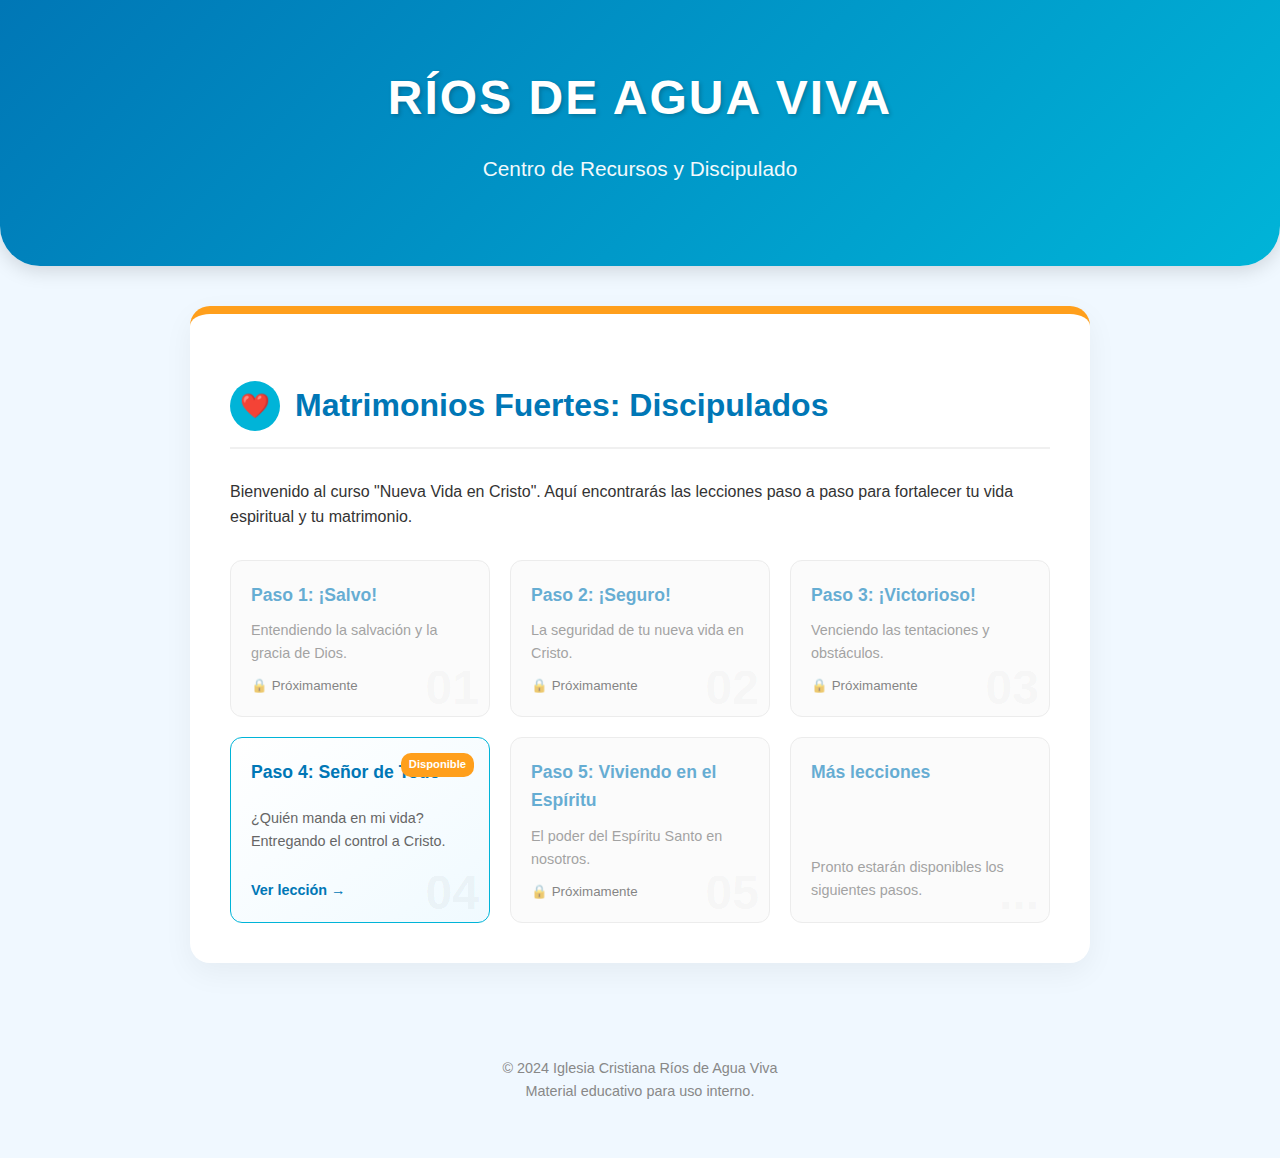
<file: index.html>
<!DOCTYPE html>
<html lang="es">
<head>
    <meta charset="UTF-8">
    <meta name="viewport" content="width=device-width, initial-scale=1.0">
    <title>Inicio - Ríos de Agua Viva</title>
    <style>
        :root {
            --primary: #0077b6; /* Azul fuerte */
            --secondary: #00b4d8; /* Azul claro */
            --accent: #ff9f1c; /* Naranja para resaltar */
            --bg-light: #f0f8ff; /* Fondo muy claro */
            --text-dark: #333;
            --white: #ffffff;
            --gray: #e0e0e0;
        }

        body {
            font-family: 'Segoe UI', Tahoma, Geneva, Verdana, sans-serif;
            background-color: var(--bg-light);
            color: var(--text-dark);
            margin: 0;
            padding: 0;
            line-height: 1.6;
        }

        /* Header con imagen de fondo sutil o degradado */
        header {
            background: linear-gradient(135deg, var(--primary), var(--secondary));
            color: var(--white);
            padding: 60px 20px;
            text-align: center;
            border-bottom-left-radius: 40px;
            border-bottom-right-radius: 40px;
            box-shadow: 0 4px 20px rgba(0,0,0,0.15);
            margin-bottom: 40px;
        }

        header h1 {
            margin: 0;
            font-size: 3rem;
            text-transform: uppercase;
            letter-spacing: 2px;
            text-shadow: 2px 2px 4px rgba(0,0,0,0.2);
        }

        header p {
            font-size: 1.3rem;
            margin-top: 15px;
            opacity: 0.95;
            font-weight: 300;
        }

        .container {
            max-width: 900px;
            margin: 0 auto;
            padding: 0 20px;
        }

        /* Sección de Categoría Principal */
        .category-section {
            background: var(--white);
            border-radius: 20px;
            padding: 40px;
            box-shadow: 0 10px 30px rgba(0,0,0,0.05);
            margin-bottom: 40px;
            border-top: 8px solid var(--accent);
        }

        .category-title {
            color: var(--primary);
            font-size: 2rem;
            margin-bottom: 30px;
            display: flex;
            align-items: center;
            border-bottom: 2px solid #f0f0f0;
            padding-bottom: 15px;
        }

        .category-icon {
            background: var(--secondary);
            color: white;
            width: 50px;
            height: 50px;
            border-radius: 50%;
            display: flex;
            align-items: center;
            justify-content: center;
            margin-right: 15px;
            font-size: 1.5rem;
        }

        /* Grid de Pasos */
        .steps-grid {
            display: grid;
            grid-template-columns: repeat(auto-fill, minmax(250px, 1fr));
            gap: 20px;
        }

        /* Tarjetas de los pasos */
        .step-card {
            background: var(--white);
            border: 1px solid var(--gray);
            border-radius: 12px;
            padding: 20px;
            transition: all 0.3s ease;
            text-decoration: none;
            color: var(--text-dark);
            display: flex;
            flex-direction: column;
            justify-content: space-between;
            position: relative;
            overflow: hidden;
        }

        /* Estado: Disponible (como el Paso 4) */
        .step-card.active {
            border-color: var(--secondary);
            background: linear-gradient(to bottom right, #fff, #f0faff);
        }

        .step-card.active:hover {
            transform: translateY(-5px);
            box-shadow: 0 5px 15px rgba(0,180,216,0.2);
            border-color: var(--primary);
        }

        .step-card.active::after {
            content: 'Disponible';
            position: absolute;
            top: 15px;
            right: 15px;
            background: var(--accent);
            color: white;
            font-size: 0.7rem;
            padding: 3px 8px;
            border-radius: 10px;
            font-weight: bold;
        }

        /* Estado: Bloqueado/Próximamente */
        .step-card.locked {
            opacity: 0.6;
            cursor: default;
            background: #f9f9f9;
        }

        .step-title {
            font-weight: bold;
            font-size: 1.1rem;
            margin-bottom: 10px;
            color: var(--primary);
        }

        .step-desc {
            font-size: 0.9rem;
            color: #666;
        }

        .step-number {
            font-size: 3rem;
            font-weight: 900;
            color: rgba(0,0,0,0.05);
            position: absolute;
            bottom: -10px;
            right: 10px;
        }

        footer {
            text-align: center;
            padding: 40px 20px;
            color: #888;
            font-size: 0.9rem;
        }

        /* Botón de acción en tarjetas activas */
        .btn-go {
            margin-top: 15px;
            display: inline-block;
            color: var(--primary);
            font-weight: bold;
            font-size: 0.9rem;
        }
        
        .step-card.active:hover .btn-go {
            text-decoration: underline;
        }

    </style>
</head>
<body>

    <header>
        <h1>Ríos de Agua Viva</h1>
        <p>Centro de Recursos y Discipulado</p>
    </header>

    <div class="container">

        <!-- Categoría: Matrimonios Fuertes -->
        <section class="category-section">
            <h2 class="category-title">
                <span class="category-icon">❤️</span>
                Matrimonios Fuertes: Discipulados
            </h2>
            
            <p style="margin-bottom: 30px;">
                Bienvenido al curso "Nueva Vida en Cristo". Aquí encontrarás las lecciones paso a paso para fortalecer tu vida espiritual y tu matrimonio.
            </p>

            <div class="steps-grid">
                
                <!-- Paso 1 (Bloqueado por ahora) -->
                <div class="step-card locked">
                    <span class="step-number">01</span>
                    <div class="step-title">Paso 1: ¡Salvo!</div>
                    <div class="step-desc">Entendiendo la salvación y la gracia de Dios.</div>
                    <small style="margin-top:10px; display:block;">🔒 Próximamente</small>
                </div>

                <!-- Paso 2 (Bloqueado) -->
                <div class="step-card locked">
                    <span class="step-number">02</span>
                    <div class="step-title">Paso 2: ¡Seguro!</div>
                    <div class="step-desc">La seguridad de tu nueva vida en Cristo.</div>
                    <small style="margin-top:10px; display:block;">🔒 Próximamente</small>
                </div>

                <!-- Paso 3 (Bloqueado) -->
                <div class="step-card locked">
                    <span class="step-number">03</span>
                    <div class="step-title">Paso 3: ¡Victorioso!</div>
                    <div class="step-desc">Venciendo las tentaciones y obstáculos.</div>
                    <small style="margin-top:10px; display:block;">🔒 Próximamente</small>
                </div>

                <!-- Paso 4 (ACTIVO - Enlace a tu archivo) -->
                <a href="paso4.html" class="step-card active">
                    <span class="step-number">04</span>
                    <div class="step-title">Paso 4: Señor de Todo</div>
                    <div class="step-desc">¿Quién manda en mi vida? Entregando el control a Cristo.</div>
                    <span class="btn-go">Ver lección →</span>
                </a>

                <!-- Paso 5 (Bloqueado) -->
                <div class="step-card locked">
                    <span class="step-number">05</span>
                    <div class="step-title">Paso 5: Viviendo en el Espíritu</div>
                    <div class="step-desc">El poder del Espíritu Santo en nosotros.</div>
                    <small style="margin-top:10px; display:block;">🔒 Próximamente</small>
                </div>

                 <!-- Más pasos se pueden añadir aquí -->
                 <div class="step-card locked">
                    <span class="step-number">...</span>
                    <div class="step-title">Más lecciones</div>
                    <div class="step-desc">Pronto estarán disponibles los siguientes pasos.</div>
                </div>

            </div>
        </section>

        <!-- Puedes agregar más categorías aquí abajo en el futuro (ej. Jóvenes, Niños, etc.) -->

    </div>

    <footer>
        <p>© 2024 Iglesia Cristiana Ríos de Agua Viva<br>Material educativo para uso interno.</p>
    </footer>

</body>
</html>
</file>
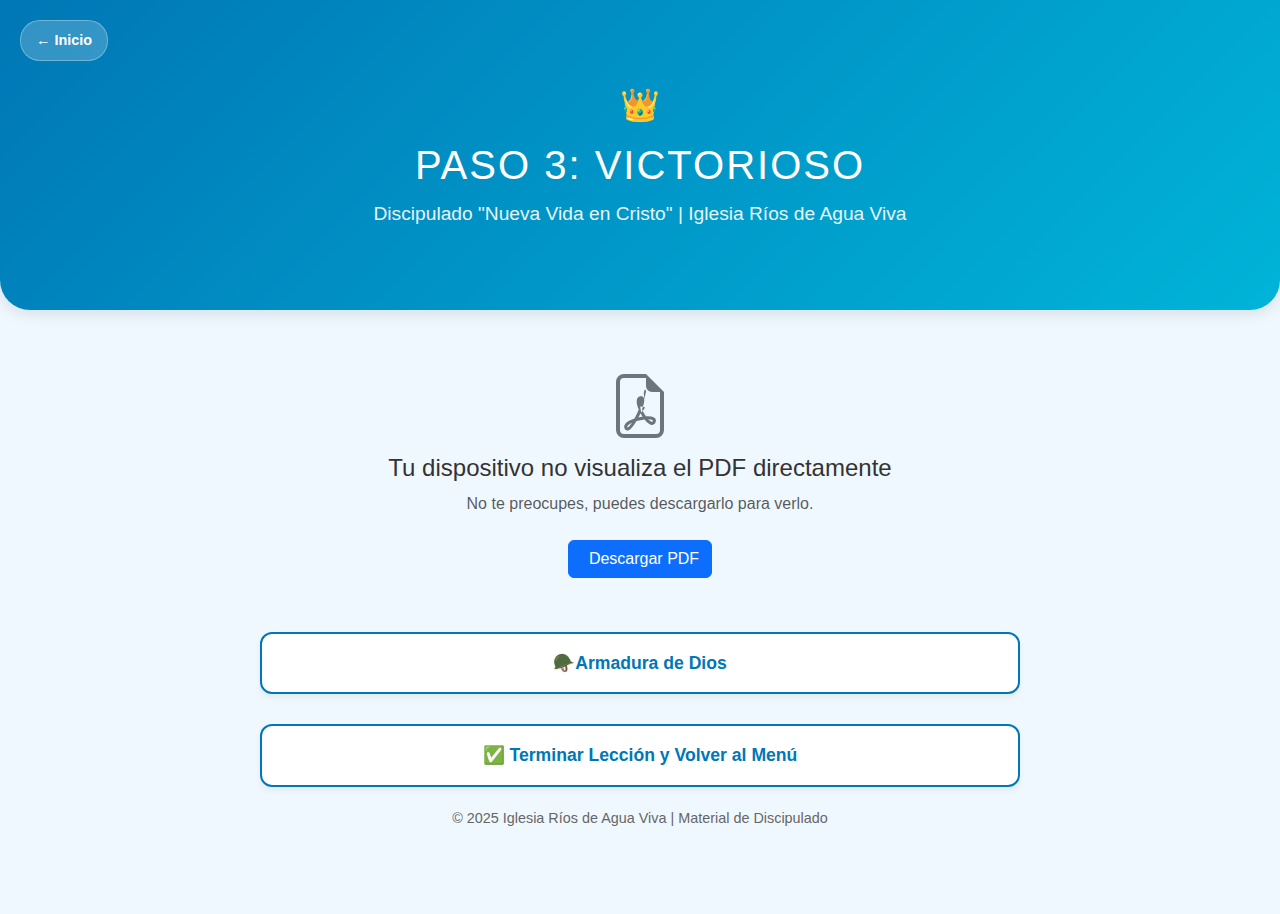
<file: paso3.html>
<!DOCTYPE html>
<html lang="es">
<head>
    <meta charset="UTF-8">
    <meta name="viewport" content="width=device-width, initial-scale=1.0">
    <title>Paso 3: Victorioso - Ríos de Agua Viva</title>
    <!-- Bootstrap 5 CSS -->
    <link href="https://cdn.jsdelivr.net/npm/bootstrap@5.3.0/dist/css/bootstrap.min.css" rel="stylesheet">
    <link rel="stylesheet" href="estilos.css">
</head>
<body>

    <header>
        <div class="container">
            <a href="index.html" class="btn-back-top">
                ← Inicio
            </a>
            <span class="icon-title">👑</span>
            <h1>Paso 3: Victorioso</h1>
            <p>Discipulado "Nueva Vida en Cristo" | Iglesia Ríos de Agua Viva</p>
        </div>
    </header>

    <main class="container mb-5">
        <!-- Sección del PDF -->
        <div class="pdf-container">
            <!-- 
                IMPORTANTE: 
                1. Asegúrate de que el archivo 'PASO 3.pdf' esté en la misma carpeta que este archivo html.
                2. He usado %20 para reemplazar el espacio en el nombre del archivo, lo cual es más seguro para la web.
            -->
            <object data="PASO%203.pdf" type="application/pdf" class="pdf-object">
                <!-- Contenido de respaldo si el navegador no soporta PDF visualmente -->
                <div class="d-flex flex-column justify-content-center align-items-center h-100 p-4 text-center">
                    <div class="mb-3 text-secondary">
                        <svg xmlns="http://www.w3.org/2000/svg" width="64" height="64" fill="currentColor" class="bi bi-file-earmark-pdf" viewBox="0 0 16 16">
                            <path d="M14 14V4.5L9.5 0H4a2 2 0 0 0-2 2v12a2 2 0 0 0 2 2h8a2 2 0 0 0 2-2zM9.5 3A1.5 1.5 0 0 0 11 4.5h2V14a1 1 0 0 1-1 1H4a1 1 0 0 1-1-1V2a1 1 0 0 1 1-1h5.5v2z"/>
                            <path d="M4.603 14.087a.81.81 0 0 1-.438-.42c-.195-.388-.13-.776.08-1.102.198-.307.526-.568.897-.787a7.68 7.68 0 0 1 1.482-.645 19.697 19.697 0 0 0 1.062-2.227 7.269 7.269 0 0 1-.43-1.295c-.086-.4-.119-.796-.046-1.136.075-.354.274-.672.65-.823.192-.077.4-.12.602-.077a.7.7 0 0 1 .477.365c.088.164.12.356.127.538.007.188-.012.396-.047.614-.084.51-.27 1.134-.52 1.794a10.954 10.954 0 0 0 .98 1.686 5.753 5.753 0 0 1 1.334.05c.364.066.734.195.96.465.12.144.193.32.2.518.007.192-.047.382-.138.563a1.04 1.04 0 0 1-.354.416.856.856 0 0 1-.51.138c-.331-.014-.654-.196-.933-.417a5.712 5.712 0 0 1-.911-.95 11.651 11.651 0 0 0-1.997.406 11.305 11.305 0 0 1-1.02 1.51c-.292.35-.609.656-.927.787a.793.793 0 0 1-.58.029zm1.379-1.901c-.166.076-.32.156-.459.238-.328.194-.541.383-.647.545-.094.145-.096.25-.04.361.01.022.02.036.026.044a.266.266 0 0 0 .035-.012c.137-.056.355-.235.635-.572a8.18 8.18 0 0 0 .45-.606zm1.64-1.33a12.71 12.71 0 0 1 1.01-.193 11.744 11.744 0 0 1-.51-.858 20.801 20.801 0 0 1-.5 1.05zm2.446.45c.15.163.296.3.435.41.24.19.407.253.498.256a.107.107 0 0 0 .07-.015.307.307 0 0 0 .094-.125.436.436 0 0 0 .059-.2.095.095 0 0 0-.026-.063c-.052-.062-.2-.152-.518-.209a3.876 3.876 0 0 0-.612-.053zM8.065 8.114c.06.506.139 1.002.234 1.482.361-.316.703-.715.969-1.2-.367-.184-.769-.348-1.203-.282zM9.002 5.604c-.063-.445-.062-.85-.01-1.162.027-.166.078-.308.15-.398.05-.063.1-.09.153-.095.044-.004.098.015.132.058.046.06.077.167.07.331-.01.21-.06.527-.2.963a14.15 14.15 0 0 0-.295 1.103z"/>
                        </svg>
                    </div>
                    <h4>Tu dispositivo no visualiza el PDF directamente</h4>
                    <p class="text-muted">No te preocupes, puedes descargarlo para verlo.</p>
                    <a href="PASO%203.pdf" class="btn btn-primary mt-2">
                        <i class="bi bi-download me-2"></i>Descargar PDF
                    </a>
                </div>
            </object>
        </div>

        
        <a href="paso3_Armadura.html" class="btn-finish-lesson">
            🪖Armadura de Dios
        </a>
            
        <a href="index.html" class="btn-finish-lesson">
            ✅ Terminar Lección y Volver al Menú
        </a>

        <footer>
            <p>© 2025 Iglesia Ríos de Agua Viva | Material de Discipulado</p>
        </footer>
        
    </main>


    <!-- Bootstrap 5 JS Bundle -->
    <script src="https://cdn.jsdelivr.net/npm/bootstrap@5.3.0/dist/js/bootstrap.bundle.min.js"></script>
</body>
</html>
</file>
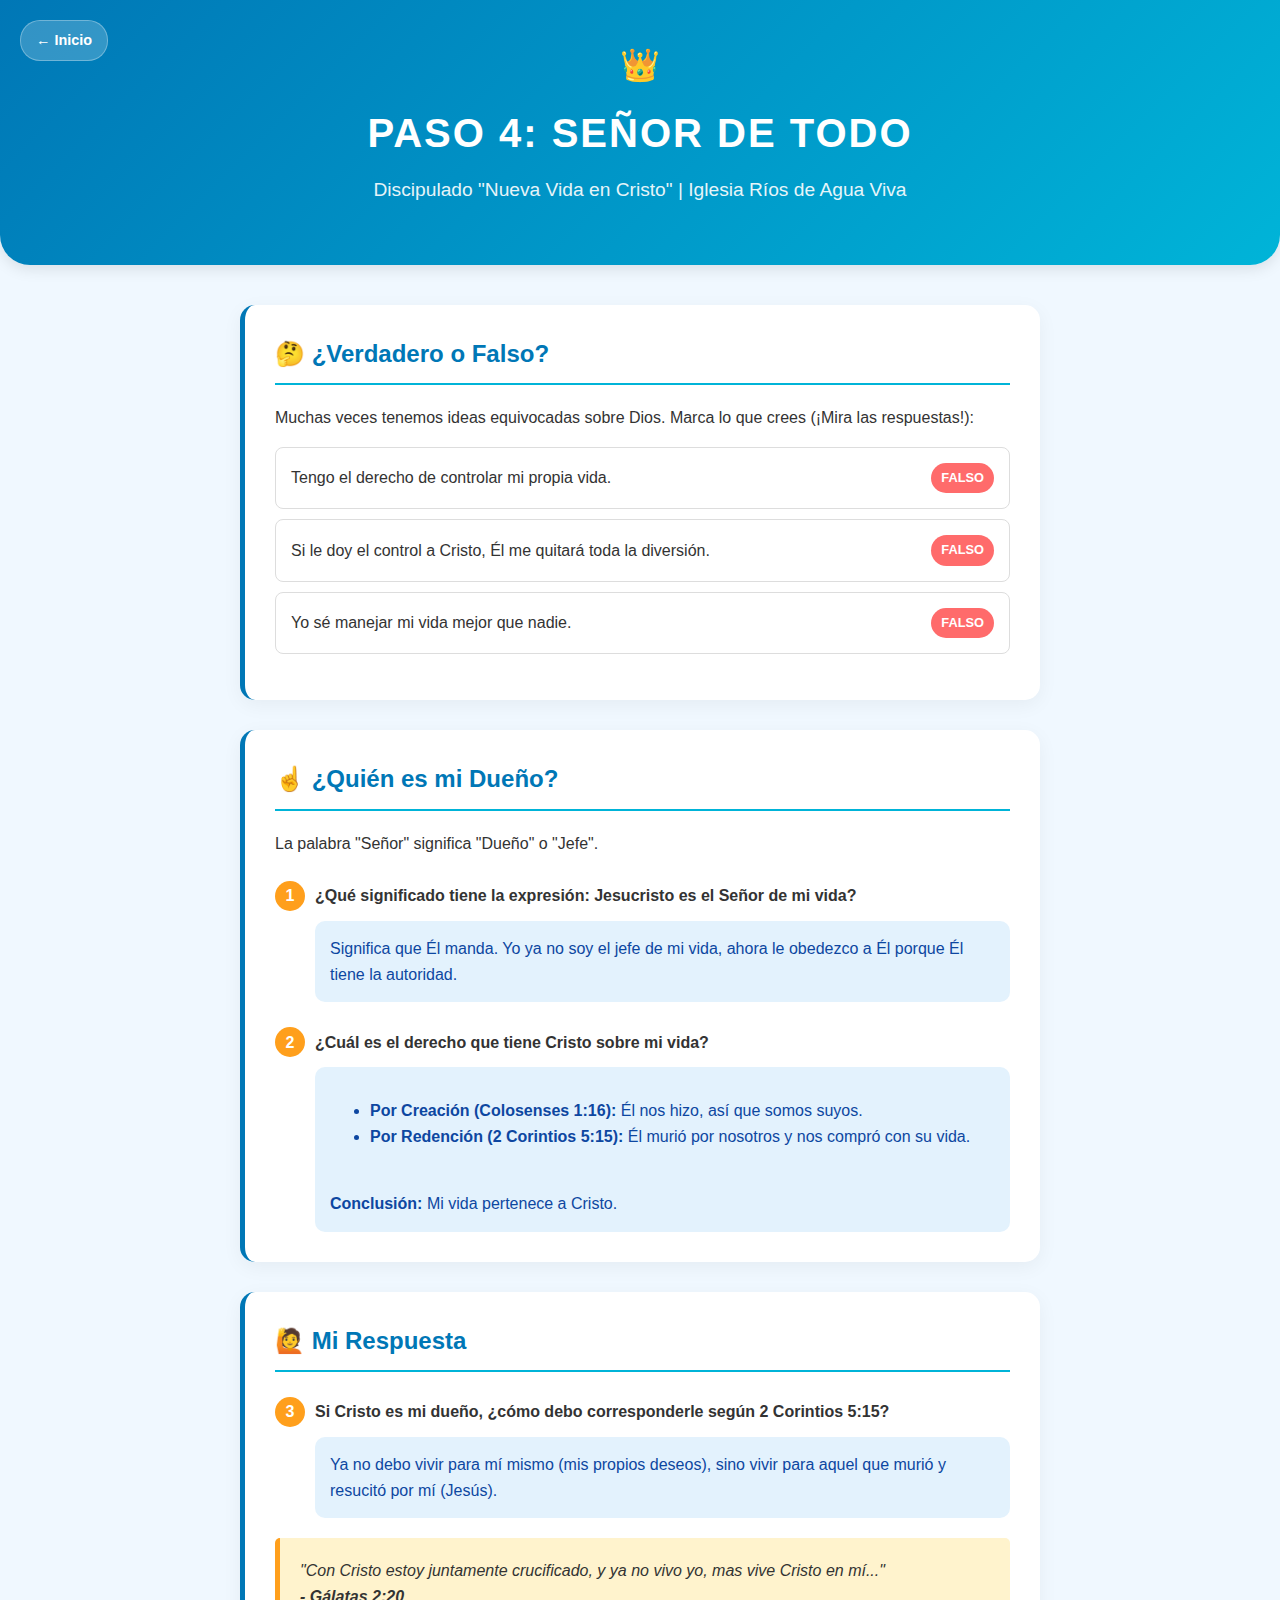
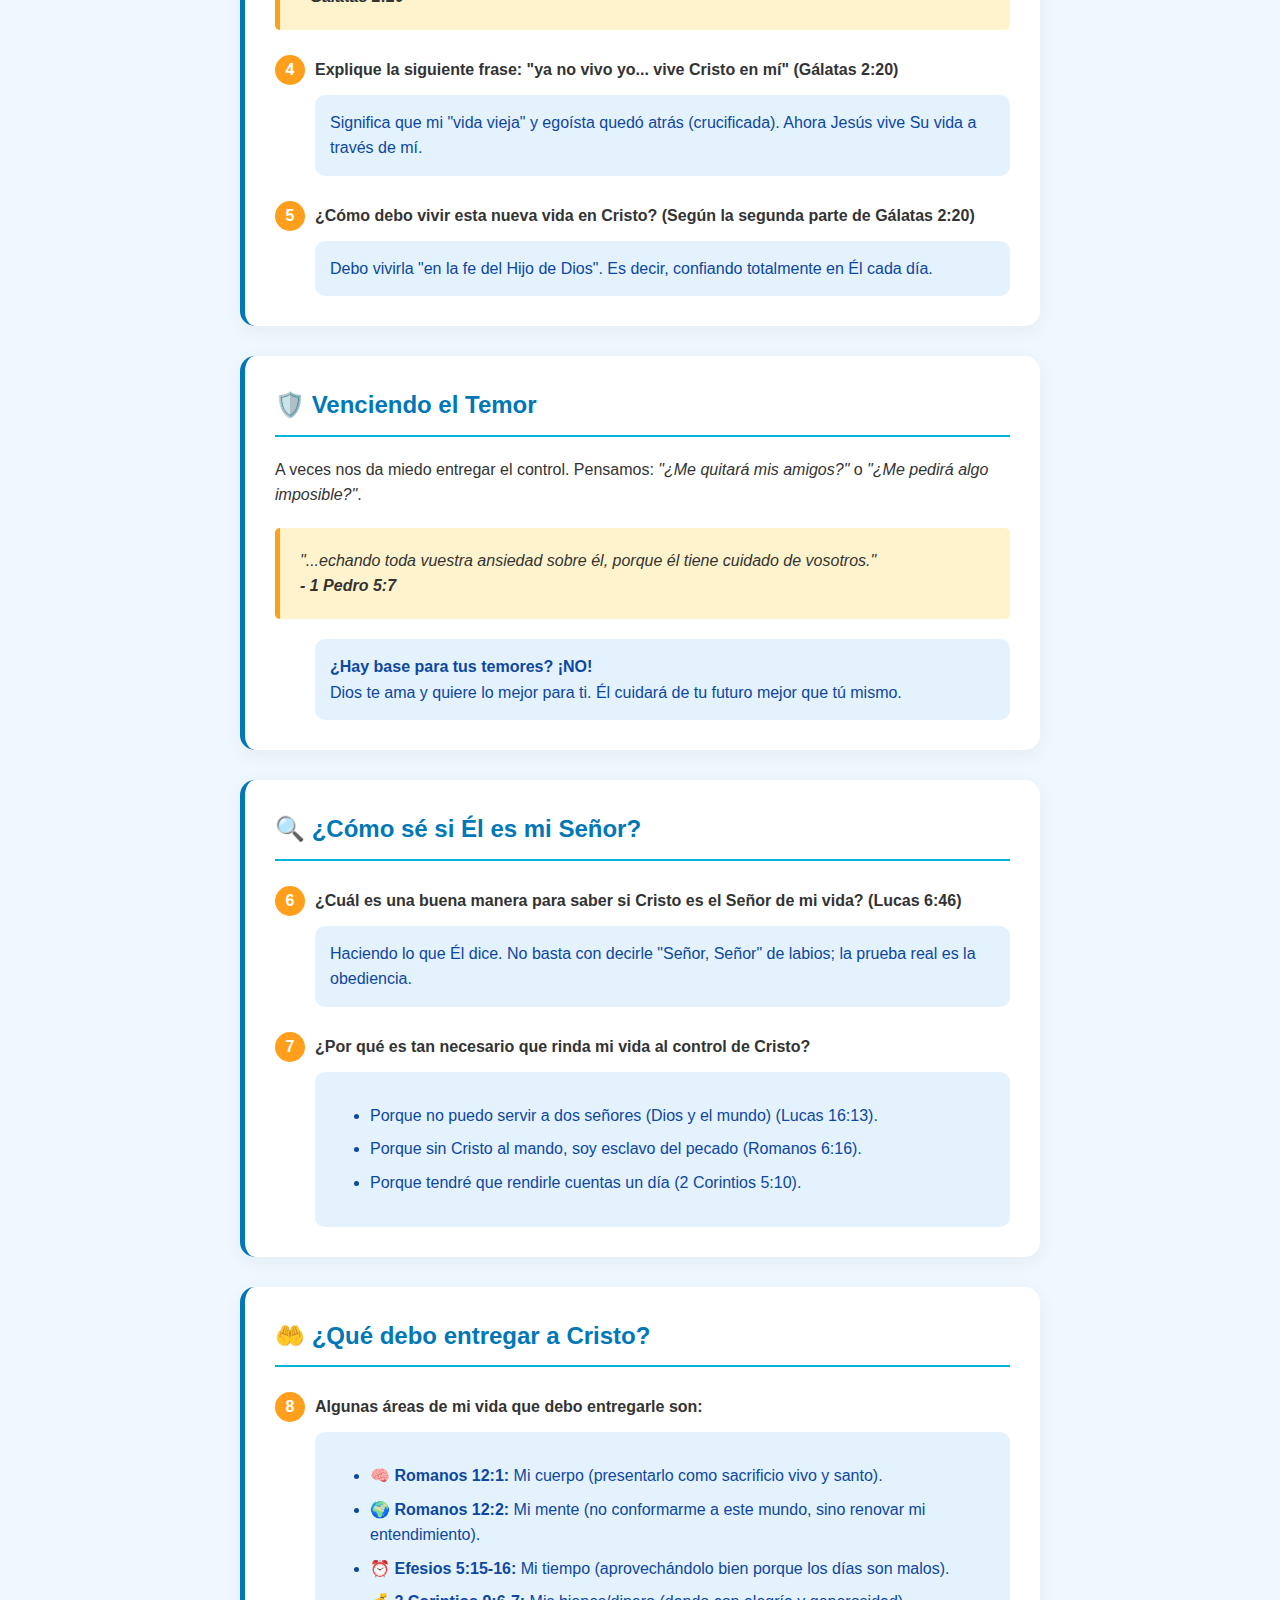
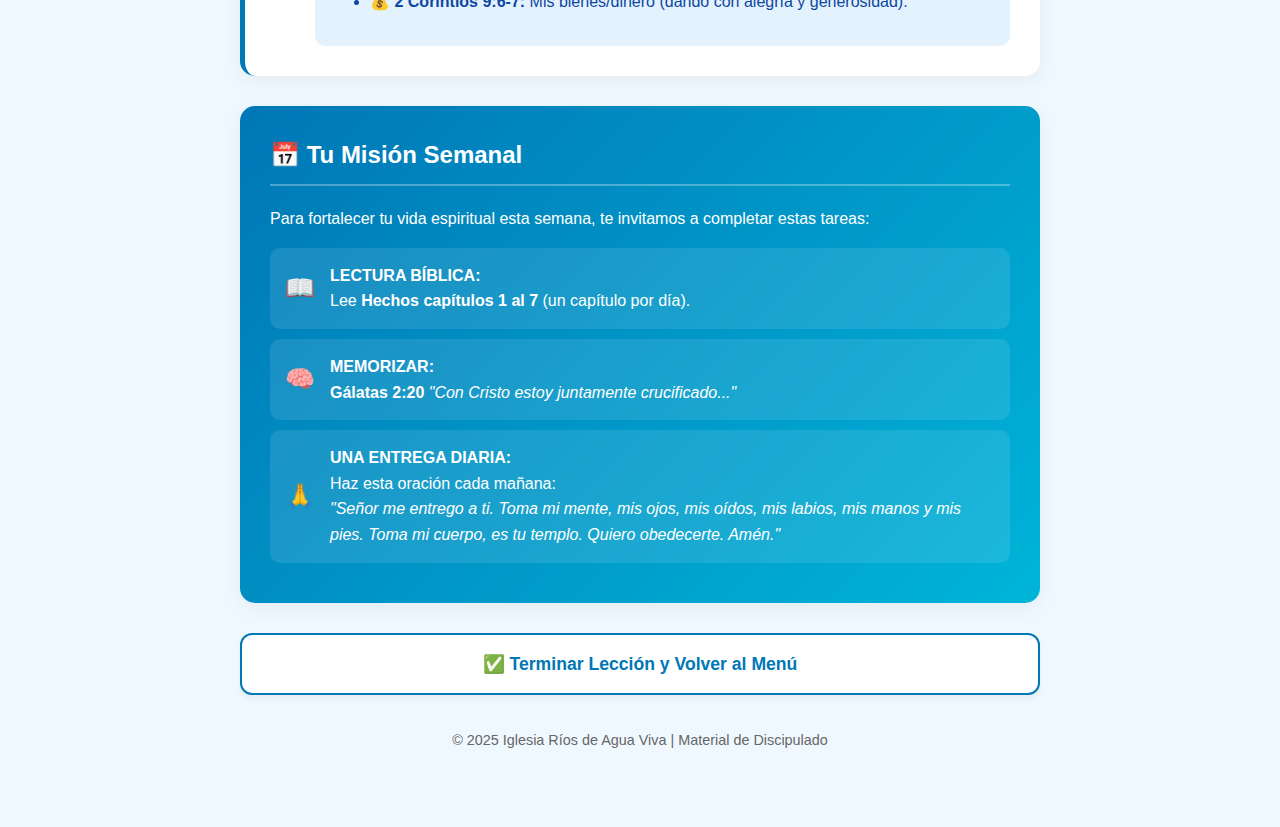
<file: paso4.html>
<!DOCTYPE html>
<html lang="es">
<head>
    <meta charset="UTF-8">
    <meta name="viewport" content="width=device-width, initial-scale=1.0">
    <title>Paso 4: Señor de Todo - Ríos de Agua Viva</title>
    <style>
        :root {
            --primary: #0077b6; /* Azul fuerte */
            --secondary: #00b4d8; /* Azul claro */
            --accent: #ff9f1c; /* Naranja para resaltar */
            --bg-light: #f0f8ff; /* Fondo muy claro */
            --text-dark: #333;
            --white: #ffffff;
        }

        body {
            font-family: 'Segoe UI', Tahoma, Geneva, Verdana, sans-serif;
            background-color: var(--bg-light);
            color: var(--text-dark);
            margin: 0;
            padding: 0;
            line-height: 1.6;
        }

        header {
            background: linear-gradient(135deg, var(--primary), var(--secondary));
            color: var(--white);
            padding: 40px 20px;
            text-align: center;
            border-bottom-left-radius: 30px;
            border-bottom-right-radius: 30px;
            box-shadow: 0 4px 15px rgba(0,0,0,0.1);
        }

        header h1 {
            margin: 0;
            font-size: 2.5rem;
            text-transform: uppercase;
            letter-spacing: 2px;
        }

        header p {
            font-size: 1.2rem;
            margin-top: 10px;
            opacity: 0.9;
        }

        .container {
            max-width: 800px;
            margin: 40px auto;
            padding: 0 20px;
        }

        .card {
            background: var(--white);
            border-radius: 15px;
            padding: 30px;
            margin-bottom: 30px;
            box-shadow: 0 5px 20px rgba(0,0,0,0.05);
            border-left: 5px solid var(--primary);
            transition: transform 0.3s ease;
        }

        .card:hover {
            transform: translateY(-5px);
        }

        h2 {
            color: var(--primary);
            border-bottom: 2px solid var(--secondary);
            padding-bottom: 10px;
            margin-top: 0;
        }

        /* Estilo para el número de pregunta */
        .q-number {
            background-color: var(--accent);
            color: white;
            width: 30px;
            height: 30px;
            display: inline-flex;
            align-items: center;
            justify-content: center;
            border-radius: 50%;
            margin-right: 10px;
            font-weight: bold;
            font-size: 1rem;
            flex-shrink: 0; /* Evita que el círculo se aplaste */
        }

        .question {
            font-weight: bold;
            color: var(--text-dark);
            margin-top: 25px;
            display: flex;
            align-items: baseline;
        }

        .answer {
            background-color: #e3f2fd;
            padding: 15px;
            border-radius: 10px;
            margin-top: 10px;
            margin-left: 40px; /* Indentación para alinear con el texto de la pregunta */
            color: #0d47a1;
            font-weight: 500;
        }

        .verse-box {
            background-color: #fff3cd;
            border-left: 5px solid var(--accent);
            padding: 20px;
            margin: 20px 0;
            font-style: italic;
            border-radius: 5px;
        }

        .true-false {
            list-style: none;
            padding: 0;
        }

        .true-false li {
            background: #fff;
            border: 1px solid #ddd;
            margin-bottom: 10px;
            padding: 15px;
            border-radius: 8px;
            display: flex;
            justify-content: space-between;
            align-items: center;
        }

        .badge-false {
            background-color: #ff6b6b;
            color: white;
            padding: 5px 10px;
            border-radius: 20px;
            font-size: 0.8rem;
            font-weight: bold;
        }

        .sub-list li {
            margin-bottom: 8px;
        }

        /* Estilos para la Misión Semanal */
        .mission-card {
            background: linear-gradient(135deg, var(--primary), var(--secondary));
            color: white;
            border-left: none;
        }
        
        .mission-card h2 {
            color: white;
            border-bottom-color: rgba(255,255,255,0.3);
        }

        .mission-item {
            background: rgba(255,255,255,0.1);
            padding: 15px;
            border-radius: 10px;
            margin-bottom: 10px;
            display: flex;
            align-items: center;
        }

        .check-icon {
            font-size: 1.5rem;
            margin-right: 15px;
        }

        footer {
            text-align: center;
            padding: 20px;
            color: #666;
            font-size: 0.9rem;
        }

        .icon-title {
            font-size: 2rem;
            margin-bottom: 10px;
            display: block;
        }

        /* Responsivo */
        @media (max-width: 600px) {
            .question {
                flex-direction: column;
            }
            .answer {
                margin-left: 0;
            }
            .q-number {
                margin-bottom: 10px;
            }
        }
		/* --- NUEVOS ESTILOS PARA EL BOTÓN DE REGRESAR --- */

		/* Aseguramos que el header pueda contener el botón posicionado */
		header {
			position: relative; 
		}

		/* Estilo del botón superior izquierdo */
		.btn-back-top {
			position: absolute;
			top: 20px;
			left: 20px;
			background: rgba(255, 255, 255, 0.2);
			color: var(--white);
			text-decoration: none;
			padding: 8px 15px;
			border-radius: 20px;
			font-weight: bold;
			font-size: 0.9rem;
			display: flex;
			align-items: center;
			gap: 5px;
			transition: all 0.3s ease;
			border: 1px solid rgba(255,255,255,0.3);
		}

		.btn-back-top:hover {
			background: var(--white);
			color: var(--primary);
			transform: translateX(-3px);
		}

		/* Estilo del botón grande al final de la página */
		.btn-finish-lesson {
			display: block;
			background-color: var(--white);
			color: var(--primary);
			text-align: center;
			text-decoration: none;
			padding: 15px;
			border-radius: 12px;
			font-weight: bold;
			font-size: 1.1rem;
			border: 2px solid var(--primary);
			margin-top: 30px;
			transition: all 0.3s ease;
			box-shadow: 0 4px 6px rgba(0,0,0,0.05);
		}

		.btn-finish-lesson:hover {
			background-color: var(--primary);
			color: var(--white);
			transform: translateY(-3px);
			box-shadow: 0 8px 15px rgba(0,119,182,0.2);
		}

		@media (max-width: 600px) {
			/* En móviles, el botón de arriba se ve mejor un poco más pequeño */
			.btn-back-top {
				top: 15px;
				left: 15px;
				padding: 5px 10px;
				font-size: 0.8rem;
			}
		}
    </style>
</head>
<body>

    <header>
		<a href="index.html" class="btn-back-top">
			← Inicio
		</a>
		<span class="icon-title">👑</span>
		<h1>Paso 4: Señor de Todo</h1>
		<p>Discipulado "Nueva Vida en Cristo" | Iglesia Ríos de Agua Viva</p>
	</header>

    <div class="container">

        <!-- Sección Intro: Verdadero o Falso -->
        <div class="card">
            <h2>🤔 ¿Verdadero o Falso?</h2>
            <p>Muchas veces tenemos ideas equivocadas sobre Dios. Marca lo que crees (¡Mira las respuestas!):</p>
            <ul class="true-false">
                <li>
                    Tengo el derecho de controlar mi propia vida.
                    <span class="badge-false">FALSO</span>
                </li>
                <li>
                    Si le doy el control a Cristo, Él me quitará toda la diversión.
                    <span class="badge-false">FALSO</span>
                </li>
                <li>
                    Yo sé manejar mi vida mejor que nadie.
                    <span class="badge-false">FALSO</span>
                </li>
            </ul>
        </div>

        <!-- Sección 1: Quién es mi dueño -->
        <div class="card">
            <h2>☝️ ¿Quién es mi Dueño?</h2>
            <p>La palabra "Señor" significa "Dueño" o "Jefe".</p>
            
            <div class="question">
                <span class="q-number">1</span>
                ¿Qué significado tiene la expresión: Jesucristo es el Señor de mi vida?
            </div>
            <div class="answer">Significa que Él manda. Yo ya no soy el jefe de mi vida, ahora le obedezco a Él porque Él tiene la autoridad.</div>

            <div class="question">
                <span class="q-number">2</span>
                ¿Cuál es el derecho que tiene Cristo sobre mi vida?
            </div>
            <div class="answer">
                <ul>
                    <li><strong>Por Creación (Colosenses 1:16):</strong> Él nos hizo, así que somos suyos.</li>
                    <li><strong>Por Redención (2 Corintios 5:15):</strong> Él murió por nosotros y nos compró con su vida.</li>
                </ul>
                <br><strong>Conclusión:</strong> Mi vida pertenece a Cristo.
            </div>
        </div>

        <!-- Sección 2: Mi Respuesta -->
        <div class="card">
            <h2>🙋 Mi Respuesta</h2>
            
            <div class="question">
                <span class="q-number">3</span>
                Si Cristo es mi dueño, ¿cómo debo corresponderle según 2 Corintios 5:15?
            </div>
            <div class="answer">Ya no debo vivir para mí mismo (mis propios deseos), sino vivir para aquel que murió y resucitó por mí (Jesús).</div>

            <div class="verse-box">
                "Con Cristo estoy juntamente crucificado, y ya no vivo yo, mas vive Cristo en mí..." <br><strong>- Gálatas 2:20</strong>
            </div>

            <div class="question">
                <span class="q-number">4</span>
                Explique la siguiente frase: "ya no vivo yo... vive Cristo en mí" (Gálatas 2:20)
            </div>
            <div class="answer">Significa que mi "vida vieja" y egoísta quedó atrás (crucificada). Ahora Jesús vive Su vida a través de mí.</div>

            <div class="question">
                <span class="q-number">5</span>
                ¿Cómo debo vivir esta nueva vida en Cristo? (Según la segunda parte de Gálatas 2:20)
            </div>
            <div class="answer">Debo vivirla "en la fe del Hijo de Dios". Es decir, confiando totalmente en Él cada día.</div>
        </div>

        <!-- Sección 3: Venciendo el Temor -->
        <div class="card">
            <h2>🛡️ Venciendo el Temor</h2>
            <p>A veces nos da miedo entregar el control. Pensamos: <em>"¿Me quitará mis amigos?"</em> o <em>"¿Me pedirá algo imposible?"</em>.</p>
            <div class="verse-box">
                "...echando toda vuestra ansiedad sobre él, porque él tiene cuidado de vosotros." <br><strong>- 1 Pedro 5:7</strong>
            </div>
            <div class="answer">
                <strong>¿Hay base para tus temores? ¡NO!</strong> <br>Dios te ama y quiere lo mejor para ti. Él cuidará de tu futuro mejor que tú mismo.
            </div>
        </div>

        <!-- Sección 4: Cómo sé si Él es mi Señor -->
        <div class="card">
            <h2>🔍 ¿Cómo sé si Él es mi Señor?</h2>
            
            <div class="question">
                <span class="q-number">6</span>
                ¿Cuál es una buena manera para saber si Cristo es el Señor de mi vida? (Lucas 6:46)
            </div>
            <div class="answer">Haciendo lo que Él dice. No basta con decirle "Señor, Señor" de labios; la prueba real es la obediencia.</div>

            <div class="question">
                <span class="q-number">7</span>
                ¿Por qué es tan necesario que rinda mi vida al control de Cristo?
            </div>
            <div class="answer">
                <ul class="sub-list">
                    <li>Porque no puedo servir a dos señores (Dios y el mundo) (Lucas 16:13).</li>
                    <li>Porque sin Cristo al mando, soy esclavo del pecado (Romanos 6:16).</li>
                    <li>Porque tendré que rendirle cuentas un día (2 Corintios 5:10).</li>
                </ul>
            </div>
        </div>

        <!-- Sección 5: Qué debo entregar (Pregunta 8) -->
        <div class="card">
            <h2>🤲 ¿Qué debo entregar a Cristo?</h2>
            <div class="question">
                <span class="q-number">8</span>
                Algunas áreas de mi vida que debo entregarle son:
            </div>
            
            <div class="answer">
                <ul class="sub-list">
                    <li>🧠 <strong>Romanos 12:1:</strong> Mi cuerpo (presentarlo como sacrificio vivo y santo).</li>
                    <li>🌍 <strong>Romanos 12:2:</strong> Mi mente (no conformarme a este mundo, sino renovar mi entendimiento).</li>
                    <li>⏰ <strong>Efesios 5:15-16:</strong> Mi tiempo (aprovechándolo bien porque los días son malos).</li>
                    <li>💰 <strong>2 Corintios 9:6-7:</strong> Mis bienes/dinero (dando con alegría y generosidad).</li>
                </ul>
            </div>
        </div>

        <!-- Sección Misión Semanal (Reincorporada) -->
        <div class="card mission-card">
            <h2>📅 Tu Misión Semanal</h2>
            <p>Para fortalecer tu vida espiritual esta semana, te invitamos a completar estas tareas:</p>
            
            <div class="mission-item">
                <span class="check-icon">📖</span>
                <div>
                    <strong>LECTURA BÍBLICA:</strong><br>
                    Lee <strong>Hechos capítulos 1 al 7</strong> (un capítulo por día).
                </div>
            </div>

            <div class="mission-item">
                <span class="check-icon">🧠</span>
                <div>
                    <strong>MEMORIZAR:</strong><br>
                    <strong>Gálatas 2:20</strong> <em>"Con Cristo estoy juntamente crucificado..."</em>
                </div>
            </div>

            <div class="mission-item">
                <span class="check-icon">🙏</span>
                <div>
                    <strong>UNA ENTREGA DIARIA:</strong><br>
                    Haz esta oración cada mañana:<br>
                    <em>"Señor me entrego a ti. Toma mi mente, mis ojos, mis oídos, mis labios, mis manos y mis pies. Toma mi cuerpo, es tu templo. Quiero obedecerte. Amén."</em>
                </div>
            </div>
        </div>

        <a href="index.html" class="btn-finish-lesson">
			✅ Terminar Lección y Volver al Menú
		</a>

		<footer>
			<p>© 2025 Iglesia Ríos de Agua Viva | Material de Discipulado</p>
		</footer>

    </div>

</body>
</html>
</file>
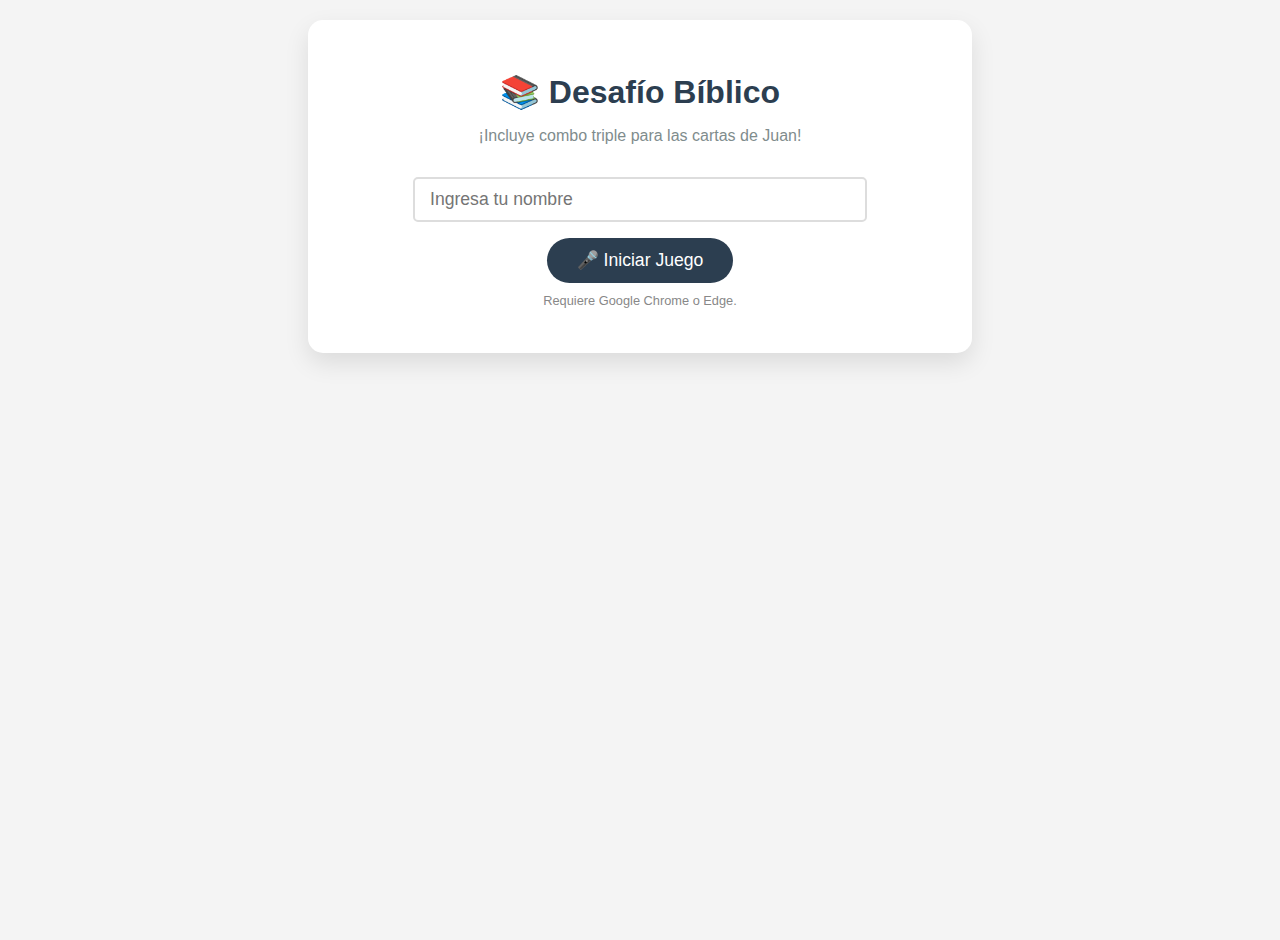
<file: Tabla_Biblica.html>
<!DOCTYPE html>
<html lang="es">
<head>
    <meta charset="UTF-8">
    <meta name="viewport" content="width=device-width, initial-scale=1.0">
    <title>Desafío Bíblico - Versión Final</title>
    <style>
        :root {
            --primary: #2c3e50;
            --accent: #e67e22;
            --bg: #f4f4f4;
            --success: #27ae60;
            --danger: #c0392b;
            --combo: #8e44ad;
            --combo-mega: #d35400; /* Color especial para el triple combo */
        }
        body {
            font-family: 'Segoe UI', Tahoma, Geneva, Verdana, sans-serif;
            background-color: var(--bg);
            display: flex;
            flex-direction: column;
            align-items: center;
            min-height: 100vh;
            margin: 0;
            padding: 20px;
        }
        .container {
            background: white;
            padding: 2rem;
            border-radius: 15px;
            box-shadow: 0 10px 25px rgba(0,0,0,0.1);
            width: 100%;
            max-width: 600px;
            text-align: center;
        }
        h1 { color: var(--primary); margin-bottom: 0.5rem; }
        .subtitle { color: #7f8c8d; margin-bottom: 2rem; }
        
        input[type="text"] {
            padding: 10px 15px;
            font-size: 1.1rem;
            border: 2px solid #ddd;
            border-radius: 5px;
            width: 70%;
            margin-bottom: 1rem;
        }
        .btn {
            background-color: var(--primary);
            color: white;
            border: none;
            padding: 12px 30px;
            font-size: 1.1rem;
            border-radius: 50px;
            cursor: pointer;
            transition: transform 0.2s;
        }
        .btn:hover { transform: scale(1.05); }

        .game-panel { display: none; margin-top: 20px; }
        .stats {
            display: flex;
            justify-content: space-around;
            margin-bottom: 20px;
            font-weight: bold;
            font-size: 1.2rem;
        }
        .timer-box { color: var(--accent); }
        .score-box { color: var(--success); }
        
        .current-target {
            font-size: 1.5rem;
            margin: 20px 0;
            padding: 15px;
            background: #ecf0f1;
            border-radius: 10px;
            border-left: 5px solid var(--accent);
        }
        .target-book { font-weight: 800; color: var(--primary); font-size: 2rem; }

        #feedback {
            margin-top: 15px;
            min-height: 1.5rem;
            font-style: italic;
            color: #555;
        }
        .combo-text { color: var(--combo); font-weight: bold; }
        .mega-combo-text { color: var(--combo-mega); font-weight: 900; font-size: 1.2em; }

        .book-list {
            display: flex;
            flex-wrap: wrap;
            gap: 5px;
            justify-content: center;
            margin-top: 20px;
            max-height: 150px;
            overflow-y: auto;
        }
        .book-badge {
            font-size: 0.8rem;
            padding: 2px 8px;
            border-radius: 4px;
            background: #eee;
            color: #bbb;
        }
        .book-badge.completed { background: var(--success); color: white; }
        .book-badge.combo-hit { background: var(--combo); color: white; }
        .book-badge.mega-hit { background: var(--combo-mega); color: white; }

        .modal {
            display: none;
            position: fixed;
            top: 0; left: 0; width: 100%; height: 100%;
            background: rgba(0,0,0,0.8);
            justify-content: center;
            align-items: center;
            z-index: 100;
        }
        .modal-content {
            background: white;
            padding: 2rem;
            border-radius: 10px;
            text-align: center;
            max-width: 400px;
        }
    </style>
</head>
<body>

<div class="container">
    <h1>📚 Desafío Bíblico</h1>
    <p class="subtitle">¡Incluye combo triple para las cartas de Juan!</p>

    <div id="setup-screen">
        <input type="text" id="playerName" placeholder="Ingresa tu nombre" />
        <br>
        <button class="btn" onclick="startGame()">🎤 Iniciar Juego</button>
        <p style="font-size: 0.8rem; color: #888; margin-top: 10px;">Requiere Google Chrome o Edge.</p>
    </div>

    <div id="game-panel" class="game-panel">
        <div class="stats">
            <span class="timer-box">⏱️ <span id="timeDisplay">60</span>s</span>
            <span class="score-box">⭐ Puntos: <span id="scoreDisplay">0</span></span>
        </div>

        <div class="current-target">
            <span class="target-label">Siguiente:</span><br>
            <span id="targetBookDisplay" class="target-book">Génesis</span>
        </div>

        <div id="feedback">Di el nombre del libro...</div>

        <div class="book-list" id="bookListDisplay"></div>
    </div>
</div>

<div id="resultModal" class="modal">
    <div class="modal-content">
        <h2 id="modalTitle">¡Juego Terminado!</h2>
        <p id="modalMessage"></p>
        <h1 id="finalScore" style="font-size: 3rem; color: var(--primary);">0</h1>
        <button class="btn" onclick="resetGame()">Intentarlo otra vez</button>
    </div>
</div>

<script>
    const bibleBooks = [
        "génesis", "éxodo", "levítico", "números", "deuteronomio", 
        "josué", "jueces", "rut", "primera y segunda de samuel", 
        "primera y segunda de reyes", "primera y segunda de crónicas", 
        "esdras", "nehemías", "ester", "job", "salmos", "proverbios", 
        "eclesiastés", "cantares", "isaías", "jeremías", "lamentaciones", 
        "ezequiel", "daniel", "oseas", "joel", "amós", "abdías", "jonás", 
        "miqueas", "nahúm", "habacuc", "sofonías", "hageo", "zacarías", "malaquías",
        "mateo", "marcos", "lucas", "juan", "hechos", "romanos", 
        "primera y segunda de corintios", "gálatas", "efesios", 
        "filipenses", "colosenses", "primera y segunda de tesalonicenses", 
        "primera y segunda de timoteo", "tito", "filemón", 
        "hebreos", "santiago", "primera y segunda de pedro", 
        "primera, segunda y tercera de juan", "judas", "apocalipsis"
    ];

    // CONFIGURACIÓN DE COMBOS AVANZADA
    // phrase: lo que debe decir el usuario
    // count: cuántos libros salta
    const specialCombos = {
        "primera de samuel": { phrase: "primera y segunda de samuel", count: 2 },
        "primera de reyes": { phrase: "primera y segunda de reyes", count: 2 },
        "primera de crónicas": { phrase: "primera y segunda de crónicas", count: 2 },
        "primera de corintios": { phrase: "primera y segunda de corintios", count: 2 },
        "primera de tesalonicenses": { phrase: "primera y segunda de tesalonicenses", count: 2 },
        "primera de timoteo": { phrase: "primera y segunda de timoteo", count: 2 },
        "primera de pedro": { phrase: "primera y segunda de pedro", count: 2 },
        // EL NUEVO COMBO TRIPLE PARA JUAN:
        "primera de juan": { phrase: "primera segunda y tercera de juan", count: 3 }
    };

    const numMap = { "1": "primera de", "2": "segunda de", "3": "tercera de", "i ": "primera de ", "ii ": "segunda de ", "iii ": "tercera de " };

    let currentIndex = 0;
    let score = 0;
    let timeLeft = 60;
    let timerInterval;
    let recognition;
    let isPlaying = false;
    let name = "";

    const SpeechRecognition = window.SpeechRecognition || window.webkitSpeechRecognition;

    if (SpeechRecognition) {
        recognition = new SpeechRecognition();
        recognition.lang = 'es-PE';
        recognition.continuous = true;
        recognition.interimResults = true;

        recognition.onresult = (event) => {
            if (!isPlaying) return;
            const results = event.results;
            const transcript = results[results.length - 1][0].transcript.toLowerCase().trim();
            
            document.getElementById('feedback').innerText = `... ${transcript} ...`;
            document.getElementById('feedback').className = ""; 
            
            checkAnswer(transcript);
        };
        recognition.onend = () => { if (isPlaying) recognition.start(); };
    } else {
        alert("Navegador no compatible. Usa Chrome.");
    }

    // Normalización: quita acentos y PUNTUACIÓN (comas, puntos)
    function normalizeText(text) {
        let normalized = text.normalize("NFD").replace(/[\u0300-\u036f]/g, "");
        // Reemplazar números romanos/arábigos
        Object.keys(numMap).forEach(key => {
            if(normalized.startsWith(key)) normalized = normalized.replace(key, numMap[key]);
        });
        // Eliminar comas y puntos para facilitar el "primera, segunda y tercera"
        normalized = normalized.replace(/[.,]/g, "");
        return normalized;
    }

    function startGame() {
        name = document.getElementById('playerName').value || "Jugador";
        currentIndex = 0; score = 0; timeLeft = 60; isPlaying = true;
        
        document.getElementById('setup-screen').style.display = 'none';
        document.getElementById('game-panel').style.display = 'block';
        document.getElementById('resultModal').style.display = 'none';
        
        renderBookList();
        updateUI();
        startTimer();
        try { recognition.start(); } catch(e) {}
    }

    function startTimer() {
        timerInterval = setInterval(() => {
            timeLeft--;
            document.getElementById('timeDisplay').innerText = timeLeft;
            if (timeLeft <= 0) endGame(false, "¡Tiempo agotado!");
        }, 1000);
    }

    function checkAnswer(spokenRaw) {
        const currentBook = bibleBooks[currentIndex];
        const spoken = normalizeText(spokenRaw);
        const target = normalizeText(currentBook);

        // --- LÓGICA DE COMBOS (DOBLES Y TRIPLES) ---
        if (specialCombos[currentBook]) {
            const comboData = specialCombos[currentBook];
            const comboPhrase = normalizeText(comboData.phrase);
            
            // Verificamos si dijo la frase del combo
            if (spoken.includes(comboPhrase)) {
                const points = comboData.count;
                score += points;
                
                // Marcar todos los libros del combo
                for(let i = 0; i < points; i++) {
                    markBookCompleted(currentIndex + i, "combo", points);
                }
                
                currentIndex += points;
                
                if (points === 3) showFeedback("¡MEGA COMBO! +3 Puntos", "mega");
                else showFeedback("¡Combo doble! +2 Puntos", "combo");

                if (currentIndex >= bibleBooks.length) endGame(true);
                else updateUI();
                return;
            }
        }

        // --- LÓGICA INDIVIDUAL ---
        if (spoken.includes(target)) {
            score++;
            markBookCompleted(currentIndex, "normal");
            currentIndex++;
            showFeedback("¡Correcto!");
            
            if (currentIndex >= bibleBooks.length) endGame(true);
            else updateUI();
        } 
        else {
            // Verificar error (si se saltó libros)
            const futureBooks = bibleBooks.slice(currentIndex + 1);
            const saidFutureBook = futureBooks.some(b => spoken.includes(normalizeText(b)));
            if (saidFutureBook) {
                endGame(false, `¡Error! Saltaste "${currentBook}" y dijiste otro libro.`);
            }
        }
    }

    function showFeedback(msg, type) {
        const el = document.getElementById('feedback');
        el.innerText = msg;
        if (type === "mega") el.className = "mega-combo-text";
        else if (type === "combo") el.className = "combo-text";
        else el.className = "";
    }

    function updateUI() {
        document.getElementById('scoreDisplay').innerText = score;
        document.getElementById('targetBookDisplay').innerText = bibleBooks[currentIndex] || "¡Fin!";
    }

    function renderBookList() {
        const list = document.getElementById('bookListDisplay');
        list.innerHTML = bibleBooks.map((book, i) => 
            `<span id="book-${i}" class="book-badge">${book}</span>`
        ).join('');
    }

    function markBookCompleted(index, type, comboSize) {
        const badge = document.getElementById(`book-${index}`);
        if(badge) {
            badge.classList.add('completed');
            if (type === "combo" && comboSize === 3) badge.classList.add('mega-hit');
            else if (type === "combo") badge.classList.add('combo-hit');
            badge.scrollIntoView({behavior: "smooth", block: "nearest"});
        }
    }

    function endGame(isWin, reason = "") {
        isPlaying = false;
        clearInterval(timerInterval);
        recognition.stop();

        let finalScore = score;
        let title = isWin ? "¡FELICIDADES!" : "Juego Terminado";
        let msg = isWin 
            ? `¡Increíble, ${name}! Completaste todo.<br>Puntos: ${score} + Bono tiempo: ${timeLeft}` 
            : `${reason}<br>Buen intento, ${name}.`;

        if (isWin) finalScore += timeLeft;

        document.getElementById('modalTitle').innerText = title;
        document.getElementById('modalMessage').innerHTML = msg;
        document.getElementById('finalScore').innerText = finalScore;
        document.getElementById('resultModal').style.display = 'flex';
    }

    function resetGame() {
        document.getElementById('resultModal').style.display = 'none';
        document.getElementById('setup-screen').style.display = 'block';
        document.getElementById('game-panel').style.display = 'none';
    }
</script>

</body>
</html>
</file>
<file: estilos.css>
:root {
    --primary: #0077b6; /* Azul fuerte */
    --secondary: #00b4d8; /* Azul claro */
    --accent: #ff9f1c; /* Naranja para resaltar */
    --bg-light: #f0f8ff; /* Fondo muy claro */
    --text-dark: #333;
    --white: #ffffff;
}

body {
    font-family: 'Segoe UI', Tahoma, Geneva, Verdana, sans-serif;
    background-color: var(--bg-light);
    color: var(--text-dark);
    margin: 0;
    padding: 0;
    line-height: 1.6;
}

header {
    background: linear-gradient(135deg, var(--primary), var(--secondary));
    color: var(--white);
    padding: 40px 20px;
    text-align: center;
    border-bottom-left-radius: 30px;
    border-bottom-right-radius: 30px;
    box-shadow: 0 4px 15px rgba(0,0,0,0.1);
}

header h1 {
    margin: 0;
    font-size: 2.5rem;
    text-transform: uppercase;
    letter-spacing: 2px;
}

header p {
    font-size: 1.2rem;
    margin-top: 10px;
    opacity: 0.9;
}

.container {
    max-width: 800px;
    margin: 40px auto;
    padding: 0 20px;
}

.card {
    background: var(--white);
    border-radius: 15px;
    padding: 30px;
    margin-bottom: 30px;
    box-shadow: 0 5px 20px rgba(0,0,0,0.05);
    border-left: 5px solid var(--primary);
    transition: transform 0.3s ease;
}

.card:hover {
    transform: translateY(-5px);
}

h2 {
    color: var(--primary);
    border-bottom: 2px solid var(--secondary);
    padding-bottom: 10px;
    margin-top: 0;
}

/* Estilo para el número de pregunta */
.q-number {
    background-color: var(--accent);
    color: white;
    width: 30px;
    height: 30px;
    display: inline-flex;
    align-items: center;
    justify-content: center;
    border-radius: 50%;
    margin-right: 10px;
    font-weight: bold;
    font-size: 1rem;
    flex-shrink: 0; /* Evita que el círculo se aplaste */
}

.question {
    font-weight: bold;
    color: var(--text-dark);
    margin-top: 25px;
    display: flex;
    align-items: baseline;
}

.answer {
    background-color: #e3f2fd;
    padding: 15px;
    border-radius: 10px;
    margin-top: 10px;
    margin-left: 40px; /* Indentación para alinear con el texto de la pregunta */
    color: #0d47a1;
    font-weight: 500;
}

.verse-box {
    background-color: #fff3cd;
    border-left: 5px solid var(--accent);
    padding: 20px;
    margin: 20px 0;
    font-style: italic;
    border-radius: 5px;
}

.true-false {
    list-style: none;
    padding: 0;
}

.true-false li {
    background: #fff;
    border: 1px solid #ddd;
    margin-bottom: 10px;
    padding: 15px;
    border-radius: 8px;
    display: flex;
    justify-content: space-between;
    align-items: center;
}

.badge-false {
    background-color: #ff6b6b;
    color: white;
    padding: 5px 10px;
    border-radius: 20px;
    font-size: 0.8rem;
    font-weight: bold;
}

.sub-list li {
    margin-bottom: 8px;
}

/* Estilos para la Misión Semanal */
.mission-card {
    background: linear-gradient(135deg, var(--primary), var(--secondary));
    color: white;
    border-left: none;
}

.mission-card h2 {
    color: white;
    border-bottom-color: rgba(255,255,255,0.3);
}

.mission-item {
    background: rgba(255,255,255,0.1);
    padding: 15px;
    border-radius: 10px;
    margin-bottom: 10px;
    display: flex;
    align-items: center;
}

.check-icon {
    font-size: 1.5rem;
    margin-right: 15px;
}

footer {
    text-align: center;
    padding: 20px;
    color: #666;
    font-size: 0.9rem;
}

.icon-title {
    font-size: 2rem;
    margin-bottom: 10px;
    display: block;
}

/* Responsivo */
@media (max-width: 600px) {
    .question {
        flex-direction: column;
    }
    .answer {
        margin-left: 0;
    }
    .q-number {
        margin-bottom: 10px;
    }
}
/* --- NUEVOS ESTILOS PARA EL BOTÓN DE REGRESAR --- */

/* Aseguramos que el header pueda contener el botón posicionado */
header {
    position: relative; 
}

/* Estilo del botón superior izquierdo */
.btn-back-top {
    position: absolute;
    top: 20px;
    left: 20px;
    background: rgba(255, 255, 255, 0.2);
    color: var(--white);
    text-decoration: none;
    padding: 8px 15px;
    border-radius: 20px;
    font-weight: bold;
    font-size: 0.9rem;
    display: flex;
    align-items: center;
    gap: 5px;
    transition: all 0.3s ease;
    border: 1px solid rgba(255,255,255,0.3);
}

.btn-back-top:hover {
    background: var(--white);
    color: var(--primary);
    transform: translateX(-3px);
}

/* Estilo del botón grande al final de la página */
.btn-finish-lesson {
    display: block;
    background-color: var(--white);
    color: var(--primary);
    text-align: center;
    text-decoration: none;
    padding: 15px;
    border-radius: 12px;
    font-weight: bold;
    font-size: 1.1rem;
    border: 2px solid var(--primary);
    margin-top: 30px;
    transition: all 0.3s ease;
    box-shadow: 0 4px 6px rgba(0,0,0,0.05);
}

.btn-finish-lesson:hover {
    background-color: var(--primary);
    color: var(--white);
    transform: translateY(-3px);
    box-shadow: 0 8px 15px rgba(0,119,182,0.2);
}

@media (max-width: 600px) {
    /* En móviles, el botón de arriba se ve mejor un poco más pequeño */
    .btn-back-top {
        top: 15px;
        left: 15px;
        padding: 5px 10px;
        font-size: 0.8rem;
    }
}
</file>
